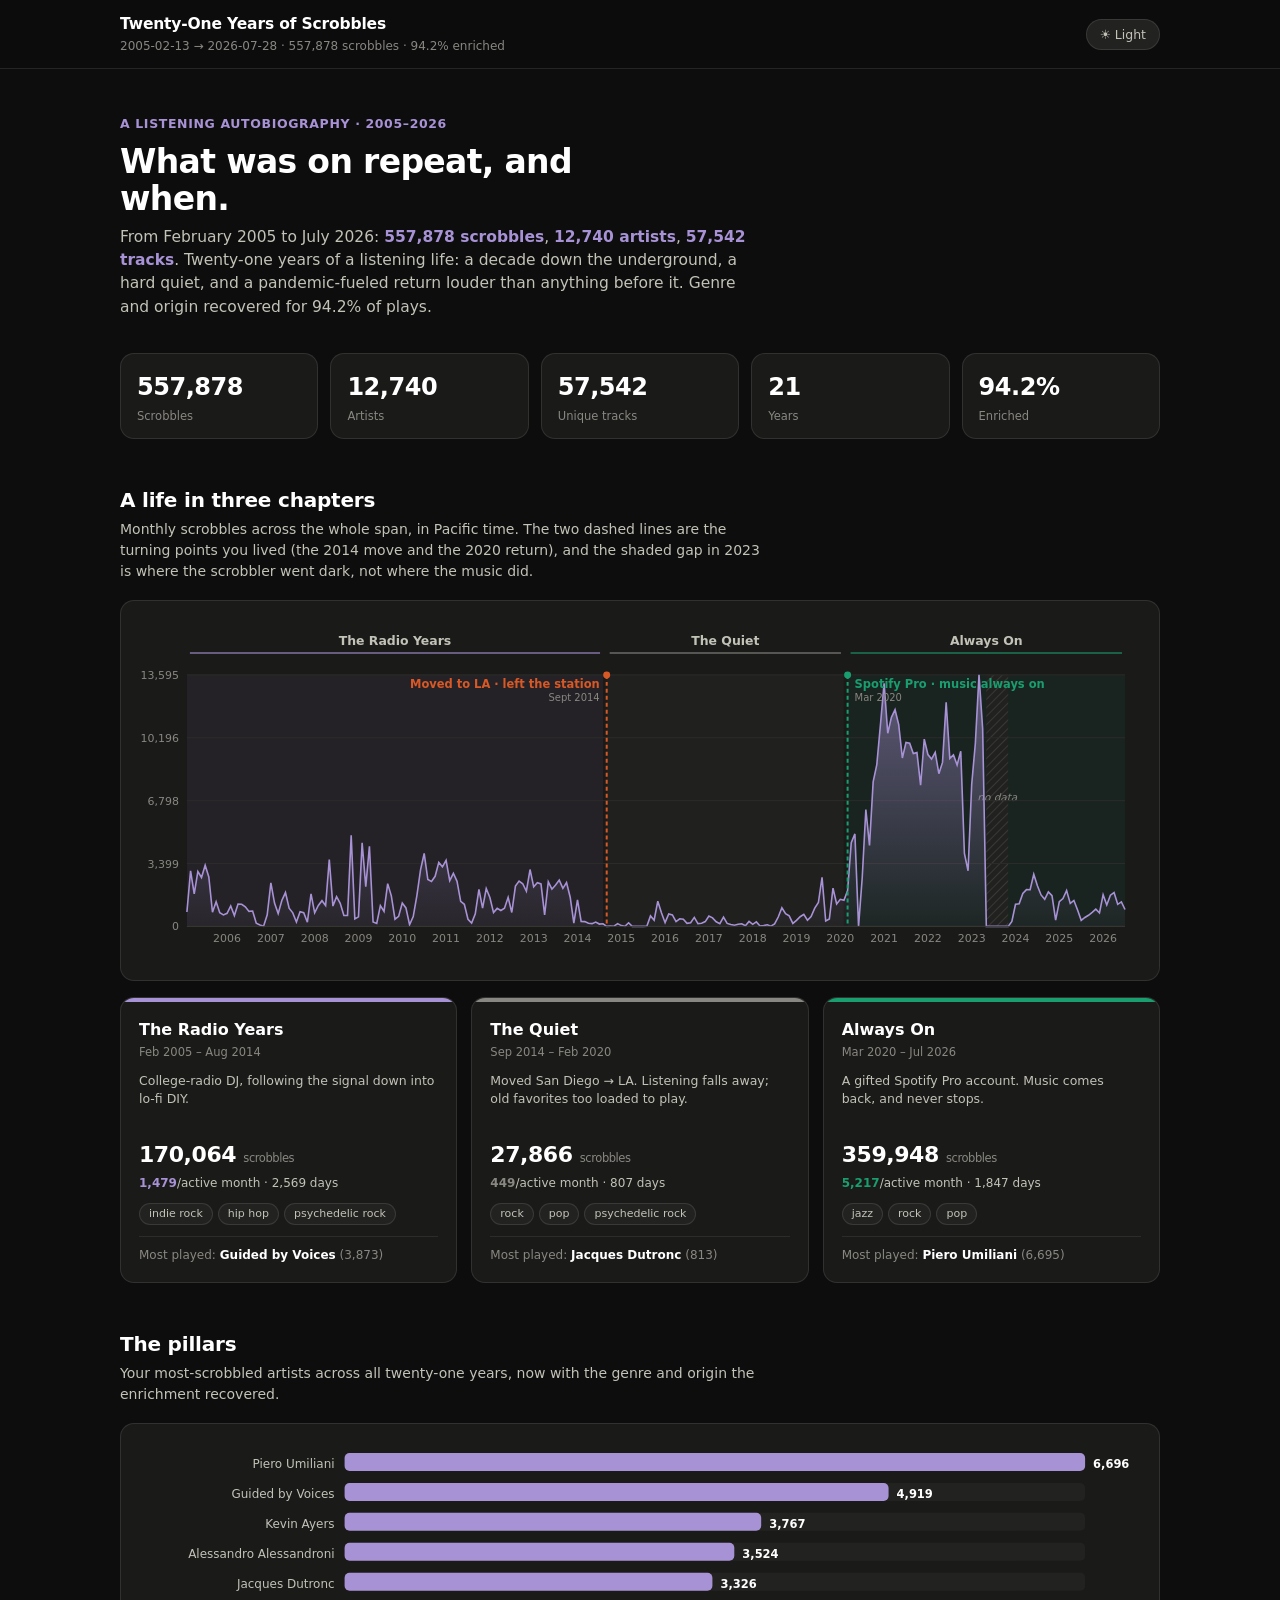
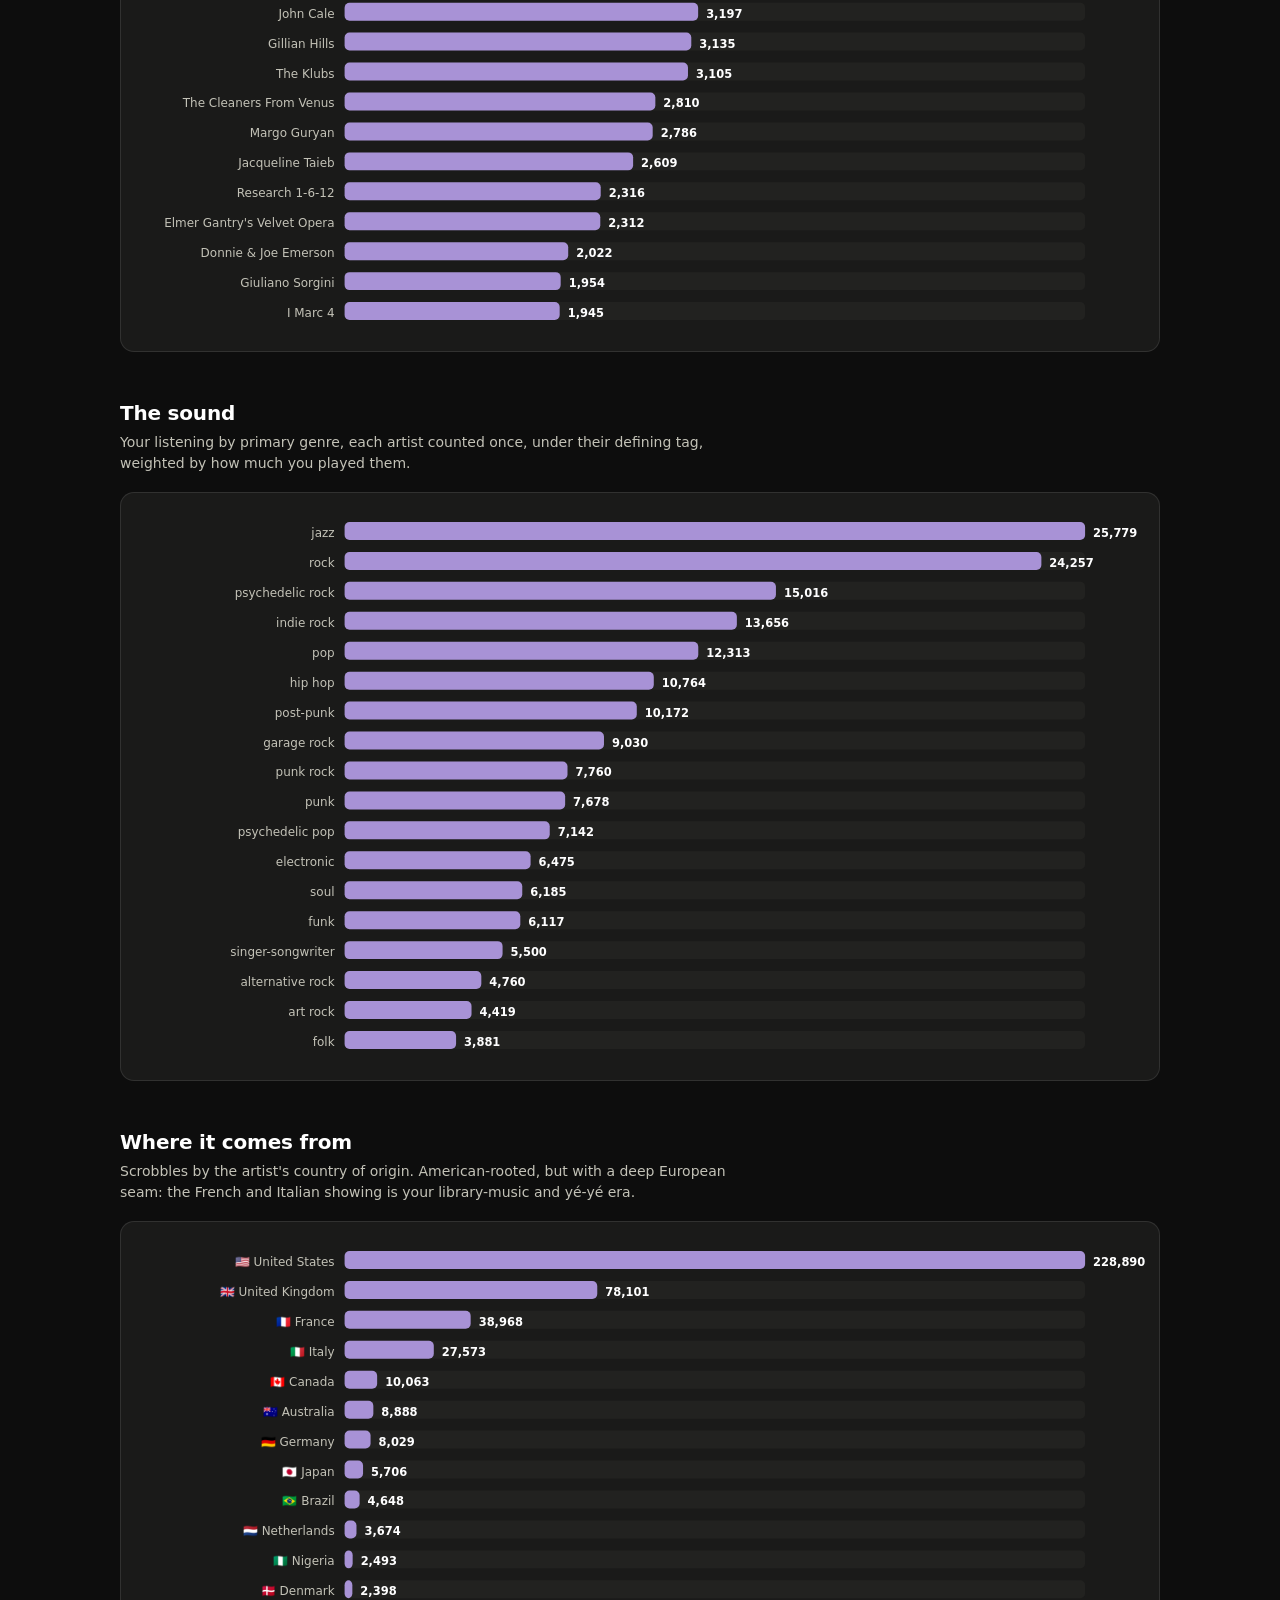
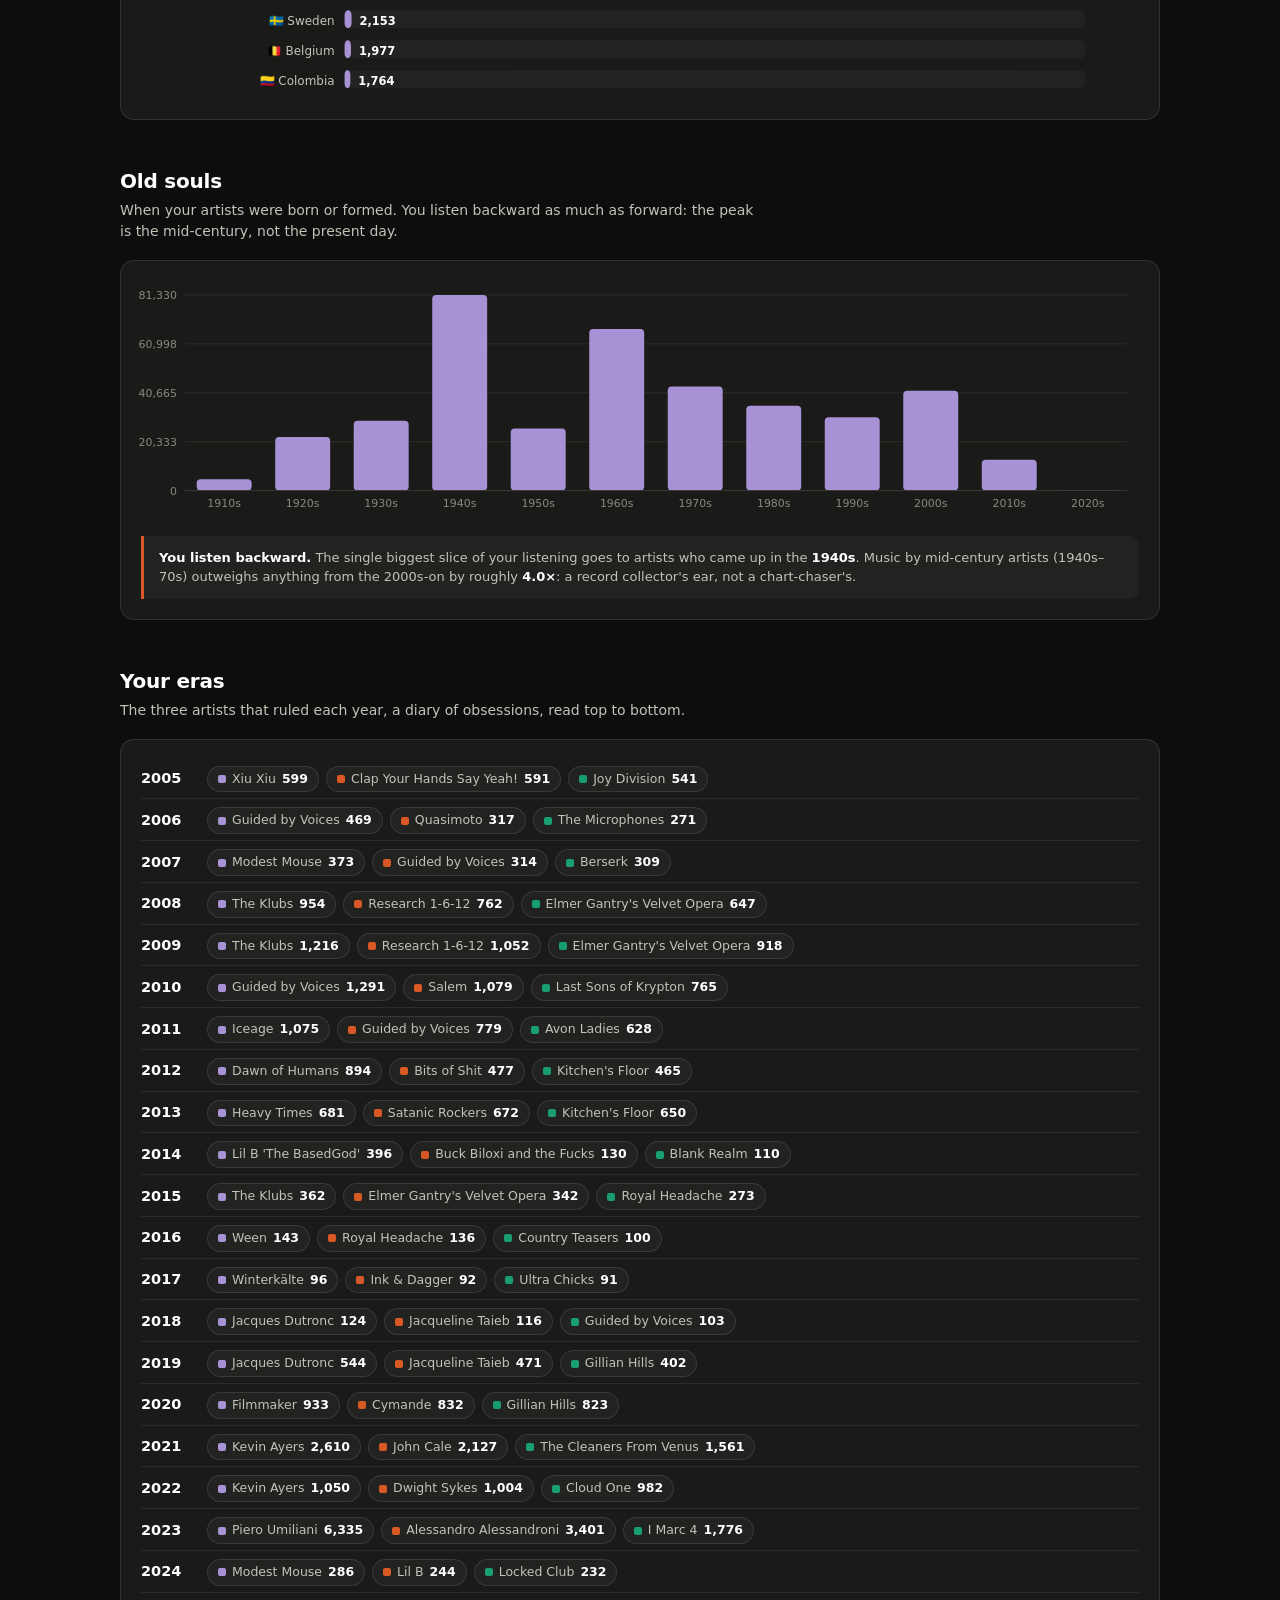
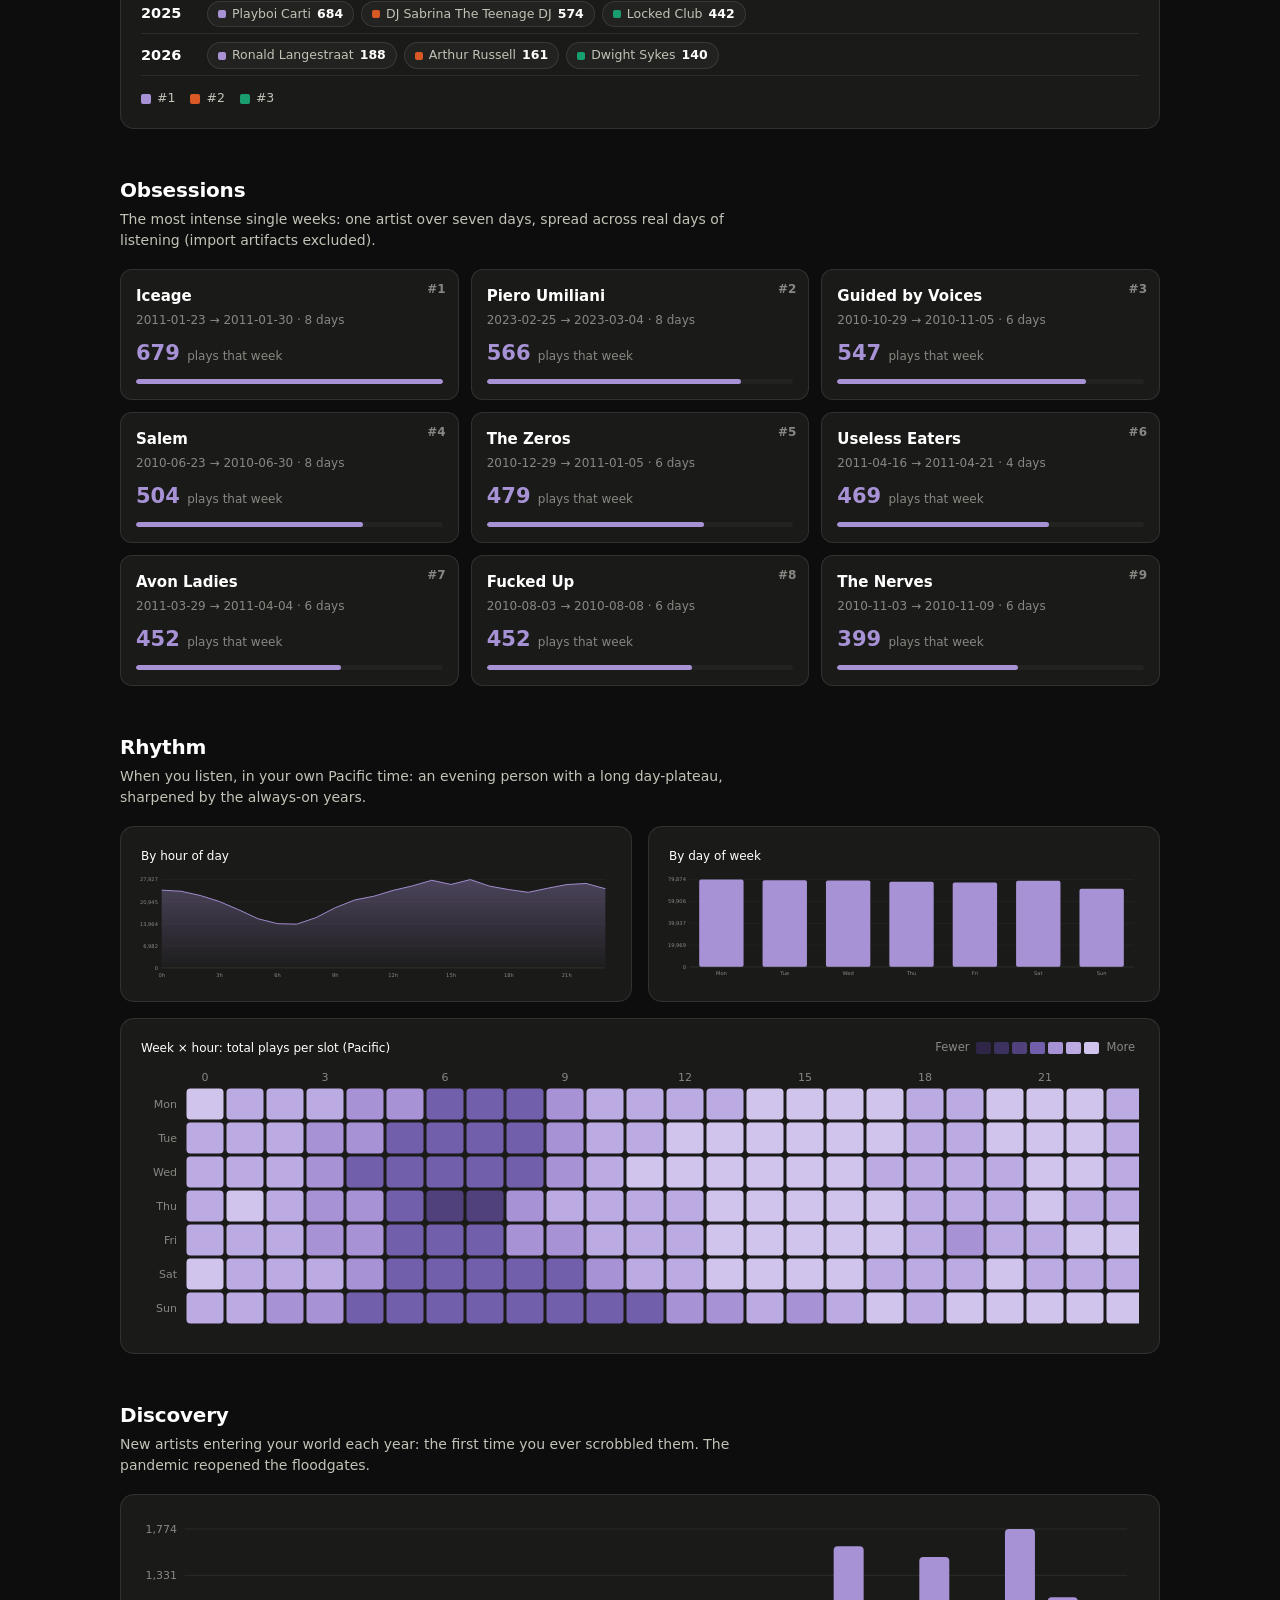
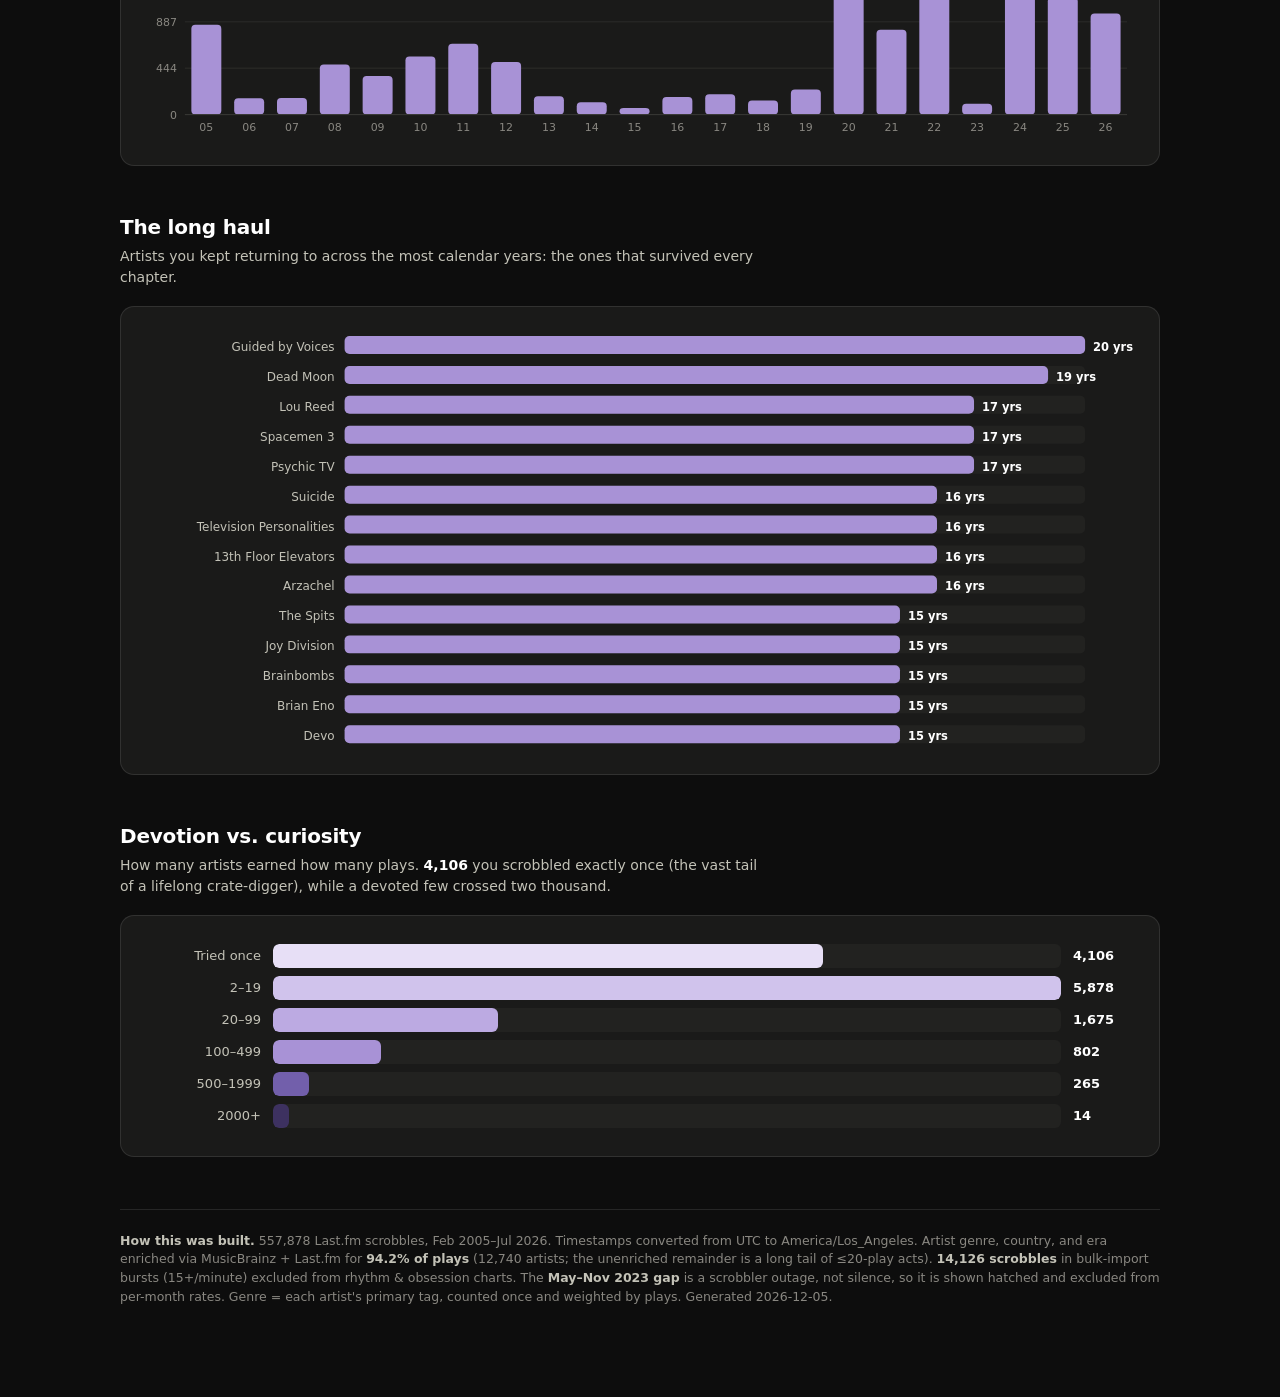
<file: static/lastfm.html>
<!DOCTYPE html>
<html lang="en" data-theme="dark">
<head>
<meta charset="utf-8">
<meta name="viewport" content="width=device-width, initial-scale=1">
<title>StarFoxDisciple · Twenty-One Years of Scrobbles</title>
<style>
  :root{
    color-scheme:dark;
    --page:#0d0d0d;--surface:#1a1a19;--surface-2:#222220;
    --ink:#fff;--ink-2:#c3c2b7;--muted:#898781;
    --grid:#2c2c2a;--base:#383835;--border:rgba(255,255,255,.10);
    --blue:#a892d6;--move:#d95926;--return:#199e70;--quiet:#898781;
    --s1:#a892d6;--s2:#d95926;--s3:#199e70;
    --seq0:#2e2547;--seq1:#3d3160;--seq2:#50417c;--seq3:#725fab;--seq4:#a892d6;--seq5:#bcaae2;--seq6:#d0c3ec;--seq7:#e7dff6;
    --font:system-ui,-apple-system,"Segoe UI",sans-serif;
  }
  html[data-theme="light"]{
    color-scheme:light;
    --page:#f9f9f7;--surface:#fcfcfb;--surface-2:#f2f1ec;
    --ink:#0b0b0b;--ink-2:#52514e;--muted:#898781;
    --grid:#e1e0d9;--base:#c3c2b7;--border:rgba(11,11,11,.10);
    --blue:#6f57a8;--move:#eb6834;--return:#1baf7a;--quiet:#898781;
    --s1:#6f57a8;--s2:#eb6834;--s3:#1baf7a;
    --seq0:#ece6f7;--seq1:#d6c9ee;--seq2:#bda9e0;--seq3:#9e86cf;--seq4:#7a5fb0;--seq5:#634a97;--seq6:#4b3675;--seq7:#2e2450;
  }
  *{box-sizing:border-box}
  body{margin:0;background:var(--page);color:var(--ink);font-family:var(--font);line-height:1.5;-webkit-font-smoothing:antialiased;}
  .wrap{max-width:1080px;margin:0 auto;padding:0 20px 90px;}
  header.top{position:sticky;top:0;z-index:20;background:color-mix(in srgb,var(--page) 88%,transparent);
    backdrop-filter:blur(10px);border-bottom:1px solid var(--border);}
  .top-in{max-width:1080px;margin:0 auto;padding:13px 20px;display:flex;justify-content:space-between;align-items:center;gap:16px;}
  .top h1{font-size:15.5px;margin:0;font-weight:650;letter-spacing:-0.01em;}
  .top .sub{color:var(--muted);font-size:12px;margin-top:1px;}
  .toggle{background:var(--surface-2);border:1px solid var(--border);color:var(--ink-2);border-radius:999px;
    padding:7px 13px;font-size:12.5px;cursor:pointer;font-family:var(--font);flex-shrink:0;}
  .toggle:hover{color:var(--ink)}
  .hero{padding:46px 0 8px;}
  .hero .kick{color:var(--blue);font-weight:600;font-size:12.5px;letter-spacing:.05em;text-transform:uppercase;}
  .hero h2{font-size:33px;line-height:1.12;margin:10px 0 8px;font-weight:680;letter-spacing:-0.02em;max-width:22ch;}
  .hero p{color:var(--ink-2);font-size:15.5px;max-width:64ch;margin:0;}
  .lead{color:var(--blue);font-weight:640;}
  .stats{display:grid;grid-template-columns:repeat(5,1fr);gap:12px;margin:26px 0 8px;}
  .stat{background:var(--surface);border:1px solid var(--border);border-radius:14px;padding:15px 16px 13px;}
  .stat .v{font-size:24px;font-weight:680;letter-spacing:-0.02em;}
  .stat .l{color:var(--muted);font-size:11.5px;margin-top:3px;}
  section{margin-top:46px;}
  .sec-h{margin:0 0 4px;font-size:20px;font-weight:660;letter-spacing:-0.01em;}
  .sec-d{color:var(--ink-2);font-size:14px;margin:0 0 18px;max-width:72ch;}
  .card{background:var(--surface);border:1px solid var(--border);border-radius:14px;padding:20px;}
  .grid2{display:grid;grid-template-columns:1fr 1fr;gap:16px;}
  svg{display:block;width:100%;height:auto;overflow:visible;}
  .axis{fill:var(--muted);font-size:11px;font-family:var(--font);}
  .glabel{fill:var(--ink-2);font-size:12px;font-family:var(--font);}
  .gval{fill:var(--ink);font-size:11.5px;font-weight:600;font-family:var(--font);font-variant-numeric:tabular-nums;}
  .gline{stroke:var(--grid);stroke-width:1;} .baseline{stroke:var(--base);stroke-width:1;}
  .bar{fill:var(--seq4);transition:opacity .12s;} .bar:hover{opacity:.8;}
  .chapLbl{fill:var(--ink-2);font-size:12.5px;font-weight:620;font-family:var(--font);}
  .evtLbl{font-size:11.5px;font-weight:600;font-family:var(--font);} .evtSub{font-size:10px;font-family:var(--font);}
  .gapLbl{fill:var(--muted);font-size:10.5px;font-family:var(--font);font-style:italic;}
  .cards{display:grid;grid-template-columns:repeat(3,1fr);gap:14px;margin-top:16px;}
  .chap{background:var(--surface);border:1px solid var(--border);border-radius:14px;padding:18px;position:relative;overflow:hidden;}
  .chap::before{content:"";position:absolute;top:0;left:0;right:0;height:4px;background:var(--c);}
  .chap .nm{font-weight:660;font-size:16px;margin-top:2px;} .chap .rng{color:var(--muted);font-size:11.5px;margin-top:2px;}
  .chap .ds{color:var(--ink-2);font-size:12.5px;margin:10px 0 12px;min-height:54px;}
  .chap .big{font-size:22px;font-weight:680;letter-spacing:-0.02em;} .chap .big span{font-size:11.5px;color:var(--muted);font-weight:500;}
  .chap .rate{font-size:12px;color:var(--ink-2);margin-top:3px;} .chap .rate b{color:var(--c);font-weight:660;}
  .chap .tags{margin-top:11px;display:flex;flex-wrap:wrap;gap:5px;}
  .chap .tag{font-size:11px;color:var(--ink-2);background:var(--surface-2);border:1px solid var(--border);border-radius:999px;padding:2px 9px;}
  .chap .top{margin-top:11px;border-top:1px solid var(--grid);padding-top:9px;font-size:12px;color:var(--muted);}
  .chap .top b{color:var(--ink);font-weight:600;}
  .eras{display:flex;flex-direction:column;gap:2px;}
  .era{display:grid;grid-template-columns:52px 1fr;gap:14px;align-items:center;padding:6px 0;border-bottom:1px solid var(--grid);}
  .era .yr{font-weight:680;font-size:14.5px;font-variant-numeric:tabular-nums;}
  .era .bars{display:flex;gap:7px;flex-wrap:wrap;}
  .chip{display:inline-flex;align-items:center;gap:6px;font-size:12.5px;color:var(--ink-2);background:var(--surface-2);
    border:1px solid var(--border);border-radius:999px;padding:3px 10px;}
  .chip i{width:8px;height:8px;border-radius:2px;} .chip b{color:var(--ink);font-weight:600;}
  .legend{display:flex;gap:15px;flex-wrap:wrap;margin-top:13px;color:var(--ink-2);font-size:12.5px;}
  .legend span{display:inline-flex;align-items:center;gap:6px;} .legend i{width:10px;height:10px;border-radius:2px;}
  .binges{display:grid;grid-template-columns:repeat(3,1fr);gap:12px;}
  .binge{background:var(--surface);border:1px solid var(--border);border-radius:12px;padding:15px;position:relative;overflow:hidden;}
  .binge .rank{position:absolute;top:10px;right:12px;font-size:12px;color:var(--muted);font-weight:600;}
  .binge .name{font-weight:640;font-size:15px;padding-right:26px;} .binge .meta{color:var(--muted);font-size:12px;margin-top:4px;}
  .binge .n{font-size:21px;font-weight:680;margin-top:9px;color:var(--blue);} .binge .n span{font-size:12px;color:var(--muted);font-weight:500;}
  .binge .track{height:5px;background:var(--surface-2);border-radius:3px;margin-top:9px;overflow:hidden;}
  .binge .track>i{display:block;height:100%;background:var(--seq4);border-radius:3px;}
  .hm-head{display:flex;justify-content:space-between;align-items:center;gap:16px;margin-bottom:10px;flex-wrap:wrap;}
  .hm-legend{display:inline-flex;align-items:center;gap:3px;color:var(--muted);font-size:11.5px;}
  .hm-legend i{width:15px;height:12px;border-radius:2px;} .hm-legend span{margin:0 4px;}
  .hm-wrap{overflow-x:auto;} .cell:hover{stroke:var(--ink);stroke-width:1.5;}
  .bucket-row{display:flex;align-items:center;gap:12px;margin:8px 0;}
  .bucket-row .bl{width:120px;font-size:13px;color:var(--ink-2);text-align:right;flex-shrink:0;}
  .bucket-row .bt{flex:1;height:24px;background:var(--surface-2);border-radius:6px;overflow:hidden;}
  .bucket-row .bt>i{display:block;height:100%;border-radius:6px;} .bucket-row .bn{width:66px;font-size:13px;font-weight:620;font-variant-numeric:tabular-nums;}
  .tip{position:fixed;pointer-events:none;z-index:60;background:var(--surface);border:1px solid var(--border);border-radius:9px;
    padding:8px 11px;font-size:12.5px;color:var(--ink);box-shadow:0 8px 24px rgba(0,0,0,.28);opacity:0;transition:opacity .1s;max-width:230px;}
  .tip .t-n{font-weight:660} .tip .t-s{color:var(--muted);font-size:11.5px}
  .note{background:var(--surface-2);border-left:3px solid var(--move);border-radius:0 10px 10px 0;padding:12px 15px;color:var(--ink-2);font-size:13px;margin-top:15px;}
  .note b{color:var(--ink);font-weight:620;}
  .foot{margin-top:52px;padding-top:22px;border-top:1px solid var(--border);color:var(--muted);font-size:12.5px;}
  .foot b{color:var(--ink-2);}
  @media(max-width:760px){.stats{grid-template-columns:repeat(2,1fr)}.grid2,.cards,.binges{grid-template-columns:1fr}.hero h2{font-size:26px}}
</style>
</head>
<body>
<div class="tip" id="tip"></div>
<header class="top"><div class="top-in">
  <div><h1>Twenty-One Years of Scrobbles</h1><div class="sub" id="sub"></div></div>
  <button class="toggle" id="toggle">☀ Light</button>
</div></header>

<div class="wrap">
  <div class="hero">
    <div class="kick">A listening autobiography · 2005–2026</div>
    <h2>What was on repeat, and when.</h2>
    <p id="hero-p"></p>
  </div>
  <div class="stats" id="stats"></div>

  <section id="chapters">
    <h3 class="sec-h">A life in three chapters</h3>
    <p class="sec-d">Monthly scrobbles across the whole span, in Pacific time. The two dashed lines are the turning points you lived (the 2014 move and the 2020 return), and the shaded gap in 2023 is where the scrobbler went dark, not where the music did.</p>
    <div class="card"><div id="chart-timeline"></div></div>
    <div class="cards" id="chap-cards"></div>
  </section>

  <section id="artists">
    <h3 class="sec-h">The pillars</h3>
    <p class="sec-d">Your most-scrobbled artists across all twenty-one years, now with the genre and origin the enrichment recovered.</p>
    <div class="card"><div id="chart-artists"></div></div>
  </section>

  <section id="genres">
    <h3 class="sec-h">The sound</h3>
    <p class="sec-d">Your listening by primary genre, each artist counted once, under their defining tag, weighted by how much you played them.</p>
    <div class="card"><div id="chart-genres"></div></div>
  </section>

  <section id="geography">
    <h3 class="sec-h">Where it comes from</h3>
    <p class="sec-d">Scrobbles by the artist's country of origin. American-rooted, but with a deep European seam: the French and Italian showing is your library-music and yé-yé era.</p>
    <div class="card"><div id="chart-geo"></div></div>
  </section>

  <section id="nostalgia">
    <h3 class="sec-h">Old souls</h3>
    <p class="sec-d">When your artists were born or formed. You listen backward as much as forward: the peak is the mid-century, not the present day.</p>
    <div class="card"><div id="chart-decades"></div>
      <div class="note" id="nost-note"></div>
    </div>
  </section>

  <section id="eras">
    <h3 class="sec-h">Your eras</h3>
    <p class="sec-d">The three artists that ruled each year, a diary of obsessions, read top to bottom.</p>
    <div class="card"><div class="eras" id="eras-list"></div>
      <div class="legend"><span><i style="background:var(--s1)"></i>#1</span><span><i style="background:var(--s2)"></i>#2</span><span><i style="background:var(--s3)"></i>#3</span></div>
    </div>
  </section>

  <section id="binges">
    <h3 class="sec-h">Obsessions</h3>
    <p class="sec-d">The most intense single weeks: one artist over seven days, spread across real days of listening (import artifacts excluded).</p>
    <div class="binges" id="binges-list"></div>
  </section>

  <section id="rhythm">
    <h3 class="sec-h">Rhythm</h3>
    <p class="sec-d">When you listen, in your own Pacific time: an evening person with a long day-plateau, sharpened by the always-on years.</p>
    <div class="grid2">
      <div class="card"><div class="glabel" style="margin-bottom:8px">By hour of day</div><div id="chart-hour"></div></div>
      <div class="card"><div class="glabel" style="margin-bottom:8px">By day of week</div><div id="chart-dow"></div></div>
    </div>
    <div class="card" style="margin-top:16px">
      <div class="hm-head"><div class="glabel">Week &times; hour: total plays per slot (Pacific)</div>
        <div class="hm-legend"><span>Fewer</span><i style="background:var(--seq0)"></i><i style="background:var(--seq1)"></i><i style="background:var(--seq2)"></i><i style="background:var(--seq3)"></i><i style="background:var(--seq4)"></i><i style="background:var(--seq5)"></i><i style="background:var(--seq6)"></i><span>More</span></div>
      </div>
      <div class="hm-wrap"><div id="chart-heat"></div></div>
    </div>
  </section>

  <section id="discovery">
    <h3 class="sec-h">Discovery</h3>
    <p class="sec-d">New artists entering your world each year: the first time you ever scrobbled them. The pandemic reopened the floodgates.</p>
    <div class="card"><div id="chart-disc"></div></div>
  </section>

  <section id="loyalty">
    <h3 class="sec-h">The long haul</h3>
    <p class="sec-d">Artists you kept returning to across the most calendar years: the ones that survived every chapter.</p>
    <div class="card"><div id="chart-loyal"></div></div>
  </section>

  <section id="devotion">
    <h3 class="sec-h">Devotion vs. curiosity</h3>
    <p class="sec-d" id="dev-d"></p>
    <div class="card"><div id="buckets"></div></div>
  </section>

  <div class="foot" id="foot"></div>
</div>

<script>
const DATA={"meta": {"total": 557878, "artists": 12740, "tracks": 57542, "start": "2005-02-13", "end": "2026-07-28", "coverage": 94.2, "imports": 14126}, "monthly": [{"m": "2005-02", "n": 776}, {"m": "2005-03", "n": 3000}, {"m": "2005-04", "n": 1751}, {"m": "2005-05", "n": 2967}, {"m": "2005-06", "n": 2644}, {"m": "2005-07", "n": 3310}, {"m": "2005-08", "n": 2671}, {"m": "2005-09", "n": 765}, {"m": "2005-10", "n": 1330}, {"m": "2005-11", "n": 734}, {"m": "2005-12", "n": 618}, {"m": "2006-01", "n": 705}, {"m": "2006-02", "n": 1103}, {"m": "2006-03", "n": 588}, {"m": "2006-04", "n": 1209}, {"m": "2006-05", "n": 1195}, {"m": "2006-06", "n": 1060}, {"m": "2006-07", "n": 811}, {"m": "2006-08", "n": 830}, {"m": "2006-09", "n": 168}, {"m": "2006-10", "n": 75}, {"m": "2006-11", "n": 11}, {"m": "2006-12", "n": 626}, {"m": "2007-01", "n": 2355}, {"m": "2007-02", "n": 1261}, {"m": "2007-03", "n": 690}, {"m": "2007-04", "n": 1400}, {"m": "2007-05", "n": 1828}, {"m": "2007-06", "n": 983}, {"m": "2007-07", "n": 730}, {"m": "2007-08", "n": 240}, {"m": "2007-09", "n": 793}, {"m": "2007-10", "n": 736}, {"m": "2007-11", "n": 223}, {"m": "2007-12", "n": 1762}, {"m": "2008-01", "n": 733}, {"m": "2008-02", "n": 1134}, {"m": "2008-03", "n": 1389}, {"m": "2008-04", "n": 1128}, {"m": "2008-05", "n": 3615}, {"m": "2008-06", "n": 1097}, {"m": "2008-07", "n": 1610}, {"m": "2008-08", "n": 1246}, {"m": "2008-09", "n": 589}, {"m": "2008-10", "n": 593}, {"m": "2008-11", "n": 4925}, {"m": "2008-12", "n": 402}, {"m": "2009-01", "n": 515}, {"m": "2009-02", "n": 4515}, {"m": "2009-03", "n": 2149}, {"m": "2009-04", "n": 4329}, {"m": "2009-05", "n": 234}, {"m": "2009-06", "n": 155}, {"m": "2009-07", "n": 1122}, {"m": "2009-08", "n": 812}, {"m": "2009-09", "n": 2312}, {"m": "2009-10", "n": 1648}, {"m": "2009-11", "n": 387}, {"m": "2009-12", "n": 541}, {"m": "2010-01", "n": 1260}, {"m": "2010-02", "n": 999}, {"m": "2010-03", "n": 89}, {"m": "2010-04", "n": 532}, {"m": "2010-05", "n": 1667}, {"m": "2010-06", "n": 3059}, {"m": "2010-07", "n": 3942}, {"m": "2010-08", "n": 2530}, {"m": "2010-09", "n": 2432}, {"m": "2010-10", "n": 2706}, {"m": "2010-11", "n": 3458}, {"m": "2010-12", "n": 3218}, {"m": "2011-01", "n": 3571}, {"m": "2011-02", "n": 2468}, {"m": "2011-03", "n": 2870}, {"m": "2011-04", "n": 2436}, {"m": "2011-05", "n": 1357}, {"m": "2011-06", "n": 1194}, {"m": "2011-07", "n": 386}, {"m": "2011-08", "n": 182}, {"m": "2011-09", "n": 680}, {"m": "2011-10", "n": 1996}, {"m": "2011-11", "n": 989}, {"m": "2011-12", "n": 2045}, {"m": "2012-01", "n": 1562}, {"m": "2012-02", "n": 744}, {"m": "2012-03", "n": 974}, {"m": "2012-04", "n": 861}, {"m": "2012-05", "n": 979}, {"m": "2012-06", "n": 1571}, {"m": "2012-07", "n": 750}, {"m": "2012-08", "n": 2176}, {"m": "2012-09", "n": 2447}, {"m": "2012-10", "n": 2304}, {"m": "2012-11", "n": 1899}, {"m": "2012-12", "n": 3074}, {"m": "2013-01", "n": 2140}, {"m": "2013-02", "n": 2361}, {"m": "2013-03", "n": 2296}, {"m": "2013-04", "n": 624}, {"m": "2013-05", "n": 2411}, {"m": "2013-06", "n": 2012}, {"m": "2013-07", "n": 2236}, {"m": "2013-08", "n": 2500}, {"m": "2013-09", "n": 2058}, {"m": "2013-10", "n": 2370}, {"m": "2013-11", "n": 1575}, {"m": "2013-12", "n": 175}, {"m": "2014-01", "n": 1433}, {"m": "2014-02", "n": 265}, {"m": "2014-03", "n": 258}, {"m": "2014-04", "n": 166}, {"m": "2014-05", "n": 148}, {"m": "2014-06", "n": 235}, {"m": "2014-07", "n": 125}, {"m": "2014-08", "n": 141}, {"m": "2014-09", "n": 2}, {"m": "2014-10", "n": 13}, {"m": "2014-11", "n": 7}, {"m": "2014-12", "n": 147}, {"m": "2015-01", "n": 42}, {"m": "2015-02", "n": 2}, {"m": "2015-03", "n": 194}, {"m": "2015-04", "n": 0}, {"m": "2015-05", "n": 0}, {"m": "2015-06", "n": 0}, {"m": "2015-07", "n": 0}, {"m": "2015-08", "n": 7}, {"m": "2015-09", "n": 565}, {"m": "2015-10", "n": 333}, {"m": "2015-11", "n": 1361}, {"m": "2015-12", "n": 740}, {"m": "2016-01", "n": 201}, {"m": "2016-02", "n": 668}, {"m": "2016-03", "n": 619}, {"m": "2016-04", "n": 259}, {"m": "2016-05", "n": 411}, {"m": "2016-06", "n": 381}, {"m": "2016-07", "n": 162}, {"m": "2016-08", "n": 200}, {"m": "2016-09", "n": 486}, {"m": "2016-10", "n": 150}, {"m": "2016-11", "n": 170}, {"m": "2016-12", "n": 260}, {"m": "2017-01", "n": 561}, {"m": "2017-02", "n": 458}, {"m": "2017-03", "n": 247}, {"m": "2017-04", "n": 147}, {"m": "2017-05", "n": 499}, {"m": "2017-06", "n": 159}, {"m": "2017-07", "n": 103}, {"m": "2017-08", "n": 63}, {"m": "2017-09", "n": 112}, {"m": "2017-10", "n": 142}, {"m": "2017-11", "n": 37}, {"m": "2017-12", "n": 267}, {"m": "2018-01", "n": 108}, {"m": "2018-02", "n": 241}, {"m": "2018-03", "n": 20}, {"m": "2018-04", "n": 40}, {"m": "2018-05", "n": 89}, {"m": "2018-06", "n": 10}, {"m": "2018-07", "n": 134}, {"m": "2018-08", "n": 506}, {"m": "2018-09", "n": 1003}, {"m": "2018-10", "n": 685}, {"m": "2018-11", "n": 569}, {"m": "2018-12", "n": 159}, {"m": "2019-01", "n": 322}, {"m": "2019-02", "n": 521}, {"m": "2019-03", "n": 649}, {"m": "2019-04", "n": 330}, {"m": "2019-05", "n": 536}, {"m": "2019-06", "n": 986}, {"m": "2019-07", "n": 1290}, {"m": "2019-08", "n": 2656}, {"m": "2019-09", "n": 290}, {"m": "2019-10", "n": 397}, {"m": "2019-11", "n": 2063}, {"m": "2019-12", "n": 1210}, {"m": "2020-01", "n": 1464}, {"m": "2020-02", "n": 1413}, {"m": "2020-03", "n": 1933}, {"m": "2020-04", "n": 4528}, {"m": "2020-05", "n": 4998}, {"m": "2020-06", "n": 0}, {"m": "2020-07", "n": 2618}, {"m": "2020-08", "n": 6317}, {"m": "2020-09", "n": 4378}, {"m": "2020-10", "n": 7814}, {"m": "2020-11", "n": 8746}, {"m": "2020-12", "n": 10906}, {"m": "2021-01", "n": 13141}, {"m": "2021-02", "n": 10442}, {"m": "2021-03", "n": 11301}, {"m": "2021-04", "n": 11713}, {"m": "2021-05", "n": 10905}, {"m": "2021-06", "n": 9102}, {"m": "2021-07", "n": 9948}, {"m": "2021-08", "n": 9900}, {"m": "2021-09", "n": 9348}, {"m": "2021-10", "n": 9394}, {"m": "2021-11", "n": 7638}, {"m": "2021-12", "n": 10126}, {"m": "2022-01", "n": 9289}, {"m": "2022-02", "n": 9046}, {"m": "2022-03", "n": 9406}, {"m": "2022-04", "n": 8253}, {"m": "2022-05", "n": 8864}, {"m": "2022-06", "n": 12117}, {"m": "2022-07", "n": 9079}, {"m": "2022-08", "n": 9266}, {"m": "2022-09", "n": 8724}, {"m": "2022-10", "n": 9470}, {"m": "2022-11", "n": 3939}, {"m": "2022-12", "n": 3007}, {"m": "2023-01", "n": 7687}, {"m": "2023-02", "n": 9897}, {"m": "2023-03", "n": 13595}, {"m": "2023-04", "n": 10688}, {"m": "2023-05", "n": 0}, {"m": "2023-06", "n": 0}, {"m": "2023-07", "n": 0}, {"m": "2023-08", "n": 0}, {"m": "2023-09", "n": 0}, {"m": "2023-10", "n": 0}, {"m": "2023-11", "n": 0}, {"m": "2023-12", "n": 266}, {"m": "2024-01", "n": 1193}, {"m": "2024-02", "n": 1217}, {"m": "2024-03", "n": 1778}, {"m": "2024-04", "n": 1989}, {"m": "2024-05", "n": 1980}, {"m": "2024-06", "n": 2815}, {"m": "2024-07", "n": 2195}, {"m": "2024-08", "n": 1699}, {"m": "2024-09", "n": 1465}, {"m": "2024-10", "n": 1867}, {"m": "2024-11", "n": 1665}, {"m": "2024-12", "n": 339}, {"m": "2025-01", "n": 1336}, {"m": "2025-02", "n": 1505}, {"m": "2025-03", "n": 1942}, {"m": "2025-04", "n": 1241}, {"m": "2025-05", "n": 1402}, {"m": "2025-06", "n": 889}, {"m": "2025-07", "n": 328}, {"m": "2025-08", "n": 483}, {"m": "2025-09", "n": 601}, {"m": "2025-10", "n": 762}, {"m": "2025-11", "n": 934}, {"m": "2025-12", "n": 727}, {"m": "2026-01", "n": 1711}, {"m": "2026-02", "n": 1157}, {"m": "2026-03", "n": 1684}, {"m": "2026-04", "n": 1831}, {"m": "2026-05", "n": 1191}, {"m": "2026-06", "n": 1321}, {"m": "2026-07", "n": 912}], "events": [{"m": "2014-09", "label": "Moved to LA \u00b7 left the station", "sub": "Sept 2014"}, {"m": "2020-03", "label": "Spotify Pro \u00b7 music always on", "sub": "Mar 2020"}], "gap": {"start": "2023-05", "end": "2023-11", "label": "Scrobbler offline: no data"}, "chapters": [{"key": "radio", "name": "The Radio Years", "start": "2005-02", "end": "2014-08", "desc": "College-radio DJ, following the signal down into lo-fi DIY.", "scrobbles": 170064, "active_months": 115, "per_month": 1479, "active_days": 2569, "top_artist": "Guided by Voices", "top_artist_n": 3873, "top_genres": ["indie rock", "hip hop", "psychedelic rock", "rock"], "top_country": "US"}, {"key": "quiet", "name": "The Quiet", "start": "2014-09", "end": "2020-02", "desc": "Moved San Diego \u2192 LA. Listening falls away; old favorites too loaded to play.", "scrobbles": 27866, "active_months": 62, "per_month": 449, "active_days": 807, "top_artist": "Jacques Dutronc", "top_artist_n": 813, "top_genres": ["rock", "pop", "psychedelic rock", "psychedelic pop"], "top_country": "US"}, {"key": "alwayson", "name": "Always On", "start": "2020-03", "end": "2026-07", "desc": "A gifted Spotify Pro account. Music comes back, and never stops.", "scrobbles": 359948, "active_months": 69, "per_month": 5217, "active_days": 1847, "top_artist": "Piero Umiliani", "top_artist_n": 6695, "top_genres": ["jazz", "rock", "pop", "psychedelic rock"], "top_country": "US"}], "per_year": [{"year": 2005, "n": 20566}, {"year": 2006, "n": 8381}, {"year": 2007, "n": 13001}, {"year": 2008, "n": 18461}, {"year": 2009, "n": 18719}, {"year": 2010, "n": 25892}, {"year": 2011, "n": 20174}, {"year": 2012, "n": 19341}, {"year": 2013, "n": 22758}, {"year": 2014, "n": 2940}, {"year": 2015, "n": 3244}, {"year": 2016, "n": 3967}, {"year": 2017, "n": 2795}, {"year": 2018, "n": 3564}, {"year": 2019, "n": 11250}, {"year": 2020, "n": 55115}, {"year": 2021, "n": 122958}, {"year": 2022, "n": 100460}, {"year": 2023, "n": 42133}, {"year": 2024, "n": 20202}, {"year": 2025, "n": 12150}, {"year": 2026, "n": 9807}], "top_artists": [{"artist": "Piero Umiliani", "n": 6696, "genre": "jazz", "country": "IT"}, {"artist": "Guided by Voices", "n": 4919, "genre": "indie rock", "country": "US"}, {"artist": "Kevin Ayers", "n": 3767, "genre": "canterbury scene", "country": "GB"}, {"artist": "Alessandro Alessandroni", "n": 3524, "genre": "lounge", "country": "IT"}, {"artist": "Jacques Dutronc", "n": 3326, "genre": "singer-songwriter", "country": "FR"}, {"artist": "John Cale", "n": 3197, "genre": "art rock", "country": null}, {"artist": "Gillian Hills", "n": 3135, "genre": null, "country": "GB"}, {"artist": "The Klubs", "n": 3105, "genre": null, "country": null}, {"artist": "The Cleaners From Venus", "n": 2810, "genre": null, "country": null}, {"artist": "Margo Guryan", "n": 2786, "genre": "psychedelic pop", "country": "US"}, {"artist": "Jacqueline Taieb", "n": 2609, "genre": "pop", "country": "FR"}, {"artist": "Research 1-6-12", "n": 2316, "genre": "psychedelic rock", "country": "US"}, {"artist": "Elmer Gantry's Velvet Opera", "n": 2312, "genre": "psychedelic rock", "country": "GB"}, {"artist": "Donnie & Joe Emerson", "n": 2022, "genre": null, "country": "US"}, {"artist": "Giuliano Sorgini", "n": 1954, "genre": null, "country": "IT"}, {"artist": "I Marc 4", "n": 1945, "genre": null, "country": "IT"}, {"artist": "Emitt Rhodes", "n": 1826, "genre": "singer-songwriter", "country": "US"}, {"artist": "Brigitte Bardot", "n": 1795, "genre": "pop", "country": "FR"}, {"artist": "Ana Mazzotti", "n": 1786, "genre": null, "country": "BR"}, {"artist": "Frank Zappa", "n": 1783, "genre": "progressive rock", "country": "US"}, {"artist": "Lil B", "n": 1707, "genre": "hip hop", "country": "US"}, {"artist": "Captain Beefheart & His Magic Band", "n": 1667, "genre": "psychedelic rock", "country": "US"}, {"artist": "Ronald Langestraat", "n": 1664, "genre": null, "country": "NL"}, {"artist": "Robert Lester Folsom", "n": 1663, "genre": null, "country": "US"}, {"artist": "Filmmaker", "n": 1662, "genre": "post-punk", "country": "CO"}], "eras": [{"year": 2005, "top": [{"artist": "Xiu Xiu", "n": 599}, {"artist": "Clap Your Hands Say Yeah!", "n": 591}, {"artist": "Joy Division", "n": 541}]}, {"year": 2006, "top": [{"artist": "Guided by Voices", "n": 469}, {"artist": "Quasimoto", "n": 317}, {"artist": "The Microphones", "n": 271}]}, {"year": 2007, "top": [{"artist": "Modest Mouse", "n": 373}, {"artist": "Guided by Voices", "n": 314}, {"artist": "Berserk", "n": 309}]}, {"year": 2008, "top": [{"artist": "The Klubs", "n": 954}, {"artist": "Research 1-6-12", "n": 762}, {"artist": "Elmer Gantry's Velvet Opera", "n": 647}]}, {"year": 2009, "top": [{"artist": "The Klubs", "n": 1216}, {"artist": "Research 1-6-12", "n": 1052}, {"artist": "Elmer Gantry's Velvet Opera", "n": 918}]}, {"year": 2010, "top": [{"artist": "Guided by Voices", "n": 1291}, {"artist": "Salem", "n": 1079}, {"artist": "Last Sons of Krypton", "n": 765}]}, {"year": 2011, "top": [{"artist": "Iceage", "n": 1075}, {"artist": "Guided by Voices", "n": 779}, {"artist": "Avon Ladies", "n": 628}]}, {"year": 2012, "top": [{"artist": "Dawn of Humans", "n": 894}, {"artist": "Bits of Shit", "n": 477}, {"artist": "Kitchen's Floor", "n": 465}]}, {"year": 2013, "top": [{"artist": "Heavy Times", "n": 681}, {"artist": "Satanic Rockers", "n": 672}, {"artist": "Kitchen's Floor", "n": 650}]}, {"year": 2014, "top": [{"artist": "Lil B 'The BasedGod'", "n": 396}, {"artist": "Buck Biloxi and the Fucks", "n": 130}, {"artist": "Blank Realm", "n": 110}]}, {"year": 2015, "top": [{"artist": "The Klubs", "n": 362}, {"artist": "Elmer Gantry's Velvet Opera", "n": 342}, {"artist": "Royal Headache", "n": 273}]}, {"year": 2016, "top": [{"artist": "Ween", "n": 143}, {"artist": "Royal Headache", "n": 136}, {"artist": "Country Teasers", "n": 100}]}, {"year": 2017, "top": [{"artist": "Winterk\u00e4lte", "n": 96}, {"artist": "Ink & Dagger", "n": 92}, {"artist": "Ultra Chicks", "n": 91}]}, {"year": 2018, "top": [{"artist": "Jacques Dutronc", "n": 124}, {"artist": "Jacqueline Taieb", "n": 116}, {"artist": "Guided by Voices", "n": 103}]}, {"year": 2019, "top": [{"artist": "Jacques Dutronc", "n": 544}, {"artist": "Jacqueline Taieb", "n": 471}, {"artist": "Gillian Hills", "n": 402}]}, {"year": 2020, "top": [{"artist": "Filmmaker", "n": 933}, {"artist": "Cymande", "n": 832}, {"artist": "Gillian Hills", "n": 823}]}, {"year": 2021, "top": [{"artist": "Kevin Ayers", "n": 2610}, {"artist": "John Cale", "n": 2127}, {"artist": "The Cleaners From Venus", "n": 1561}]}, {"year": 2022, "top": [{"artist": "Kevin Ayers", "n": 1050}, {"artist": "Dwight Sykes", "n": 1004}, {"artist": "Cloud One", "n": 982}]}, {"year": 2023, "top": [{"artist": "Piero Umiliani", "n": 6335}, {"artist": "Alessandro Alessandroni", "n": 3401}, {"artist": "I Marc 4", "n": 1776}]}, {"year": 2024, "top": [{"artist": "Modest Mouse", "n": 286}, {"artist": "Lil B", "n": 244}, {"artist": "Locked Club", "n": 232}]}, {"year": 2025, "top": [{"artist": "Playboi Carti", "n": 684}, {"artist": "DJ Sabrina The Teenage DJ", "n": 574}, {"artist": "Locked Club", "n": 442}]}, {"year": 2026, "top": [{"artist": "Ronald Langestraat", "n": 188}, {"artist": "Arthur Russell", "n": 161}, {"artist": "Dwight Sykes", "n": 140}]}], "discovery": [{"year": 2005, "n": 859}, {"year": 2006, "n": 156}, {"year": 2007, "n": 158}, {"year": 2008, "n": 479}, {"year": 2009, "n": 369}, {"year": 2010, "n": 556}, {"year": 2011, "n": 677}, {"year": 2012, "n": 502}, {"year": 2013, "n": 176}, {"year": 2014, "n": 118}, {"year": 2015, "n": 62}, {"year": 2016, "n": 167}, {"year": 2017, "n": 194}, {"year": 2018, "n": 134}, {"year": 2019, "n": 239}, {"year": 2020, "n": 1610}, {"year": 2021, "n": 810}, {"year": 2022, "n": 1507}, {"year": 2023, "n": 104}, {"year": 2024, "n": 1774}, {"year": 2025, "n": 1122}, {"year": 2026, "n": 967}], "by_hour": [{"hour": 0, "n": 24585}, {"hour": 1, "n": 24242}, {"hour": 2, "n": 22900}, {"hour": 3, "n": 20974}, {"hour": 4, "n": 18367}, {"hour": 5, "n": 15536}, {"hour": 6, "n": 13992}, {"hour": 7, "n": 13830}, {"hour": 8, "n": 15895}, {"hour": 9, "n": 19045}, {"hour": 10, "n": 21467}, {"hour": 11, "n": 22664}, {"hour": 12, "n": 24516}, {"hour": 13, "n": 25936}, {"hour": 14, "n": 27706}, {"hour": 15, "n": 26386}, {"hour": 16, "n": 27927}, {"hour": 17, "n": 25854}, {"hour": 18, "n": 24761}, {"hour": 19, "n": 23894}, {"hour": 20, "n": 25181}, {"hour": 21, "n": 26355}, {"hour": 22, "n": 26701}, {"hour": 23, "n": 25038}], "by_dow": [{"dow": "Mon", "n": 79874}, {"dow": "Tue", "n": 79317}, {"dow": "Wed", "n": 79116}, {"dow": "Thu", "n": 77964}, {"dow": "Fri", "n": 77206}, {"dow": "Sat", "n": 78804}, {"dow": "Sun", "n": 71471}], "heatmap": {"dow": ["Mon", "Tue", "Wed", "Thu", "Fri", "Sat", "Sun"], "grid": [[3711, 3395, 3327, 3173, 2943, 2494, 2105, 2096, 2299, 2810, 3069, 3277, 3572, 3505, 4032, 4016, 4228, 3843, 3594, 3539, 3743, 3709, 3880, 3514], [3537, 3273, 3236, 3011, 2527, 2108, 2021, 2014, 2365, 2973, 3551, 3485, 3769, 3896, 4083, 3776, 4275, 3681, 3549, 3517, 3676, 3752, 3939, 3303], [3432, 3527, 3325, 2864, 2418, 2063, 1873, 1891, 2299, 2771, 3446, 3903, 3942, 3989, 4219, 3801, 4045, 3446, 3612, 3475, 3571, 3890, 3779, 3535], [3478, 3734, 3335, 3050, 2668, 2030, 1804, 1832, 2454, 3091, 3343, 3233, 3521, 3870, 4282, 3763, 3936, 3744, 3378, 3195, 3497, 3779, 3649, 3298], [3246, 3244, 3109, 2954, 2769, 2439, 2095, 2129, 2472, 2874, 3277, 3319, 3628, 3810, 3716, 3799, 3913, 3776, 3372, 2888, 3209, 3418, 3744, 4006], [3721, 3632, 3519, 3212, 2636, 2320, 2108, 2024, 2067, 2291, 2798, 3142, 3523, 3962, 4150, 4216, 4079, 3554, 3600, 3530, 3784, 3647, 3640, 3649], [3460, 3437, 3049, 2710, 2406, 2082, 1986, 1844, 1939, 2235, 1983, 2305, 2561, 2904, 3224, 3015, 3451, 3810, 3656, 3750, 3701, 4160, 4070, 3733]]}, "binges": [{"label": "Iceage", "n": 679, "start": "2011-01-23", "end": "2011-01-30", "days": 8}, {"label": "Piero Umiliani", "n": 566, "start": "2023-02-25", "end": "2023-03-04", "days": 8}, {"label": "Guided by Voices", "n": 547, "start": "2010-10-29", "end": "2010-11-05", "days": 6}, {"label": "Salem", "n": 504, "start": "2010-06-23", "end": "2010-06-30", "days": 8}, {"label": "The Zeros", "n": 479, "start": "2010-12-29", "end": "2011-01-05", "days": 6}, {"label": "Useless Eaters", "n": 469, "start": "2011-04-16", "end": "2011-04-21", "days": 4}, {"label": "Avon Ladies", "n": 452, "start": "2011-03-29", "end": "2011-04-04", "days": 6}, {"label": "Fucked Up", "n": 452, "start": "2010-08-03", "end": "2010-08-08", "days": 6}, {"label": "The Nerves", "n": 399, "start": "2010-11-03", "end": "2010-11-09", "days": 6}, {"label": "Sad Boys", "n": 374, "start": "2013-02-04", "end": "2013-02-11", "days": 7}, {"label": "The Spits", "n": 374, "start": "2011-10-27", "end": "2011-11-02", "days": 7}, {"label": "Dawn of Humans", "n": 365, "start": "2012-06-22", "end": "2012-06-29", "days": 5}], "loyal": [{"artist": "Guided by Voices", "n": 4919, "years": 20}, {"artist": "Dead Moon", "n": 400, "years": 19}, {"artist": "Lou Reed", "n": 847, "years": 17}, {"artist": "Spacemen 3", "n": 518, "years": 17}, {"artist": "Psychic TV", "n": 366, "years": 17}, {"artist": "Suicide", "n": 1050, "years": 16}, {"artist": "Television Personalities", "n": 766, "years": 16}, {"artist": "13th Floor Elevators", "n": 368, "years": 16}, {"artist": "Arzachel", "n": 327, "years": 16}, {"artist": "The Spits", "n": 1362, "years": 15}, {"artist": "Joy Division", "n": 749, "years": 15}, {"artist": "Brainbombs", "n": 465, "years": 15}, {"artist": "Brian Eno", "n": 441, "years": 15}, {"artist": "Devo", "n": 410, "years": 15}], "buckets": [{"bucket": "Tried once", "n": 4106}, {"bucket": "2\u201319", "n": 5878}, {"bucket": "20\u201399", "n": 1675}, {"bucket": "100\u2013499", "n": 802}, {"bucket": "500\u20131999", "n": 265}, {"bucket": "2000+", "n": 14}], "genres": [{"genre": "jazz", "n": 25779}, {"genre": "rock", "n": 24257}, {"genre": "psychedelic rock", "n": 15016}, {"genre": "indie rock", "n": 13656}, {"genre": "pop", "n": 12313}, {"genre": "hip hop", "n": 10764}, {"genre": "post-punk", "n": 10172}, {"genre": "garage rock", "n": 9030}, {"genre": "punk rock", "n": 7760}, {"genre": "punk", "n": 7678}, {"genre": "psychedelic pop", "n": 7142}, {"genre": "electronic", "n": 6475}, {"genre": "soul", "n": 6185}, {"genre": "funk", "n": 6117}, {"genre": "singer-songwriter", "n": 5500}, {"genre": "alternative rock", "n": 4760}, {"genre": "art rock", "n": 4419}, {"genre": "folk", "n": 3881}], "countries": [{"code": "US", "name": "United States", "n": 228890}, {"code": "GB", "name": "United Kingdom", "n": 78101}, {"code": "FR", "name": "France", "n": 38968}, {"code": "IT", "name": "Italy", "n": 27573}, {"code": "CA", "name": "Canada", "n": 10063}, {"code": "AU", "name": "Australia", "n": 8888}, {"code": "DE", "name": "Germany", "n": 8029}, {"code": "JP", "name": "Japan", "n": 5706}, {"code": "BR", "name": "Brazil", "n": 4648}, {"code": "NL", "name": "Netherlands", "n": 3674}, {"code": "NG", "name": "Nigeria", "n": 2493}, {"code": "DK", "name": "Denmark", "n": 2398}, {"code": "SE", "name": "Sweden", "n": 2153}, {"code": "BE", "name": "Belgium", "n": 1977}, {"code": "CO", "name": "Colombia", "n": 1764}], "decades": [{"decade": 1910, "n": 4761}, {"decade": 1920, "n": 22246}, {"decade": 1930, "n": 29039}, {"decade": 1940, "n": 81330}, {"decade": 1950, "n": 25835}, {"decade": 1960, "n": 67151}, {"decade": 1970, "n": 43271}, {"decade": 1980, "n": 35243}, {"decade": 1990, "n": 30466}, {"decade": 2000, "n": 41538}, {"decade": 2010, "n": 12824}, {"decade": 2020, "n": 223}]};
const $=id=>document.getElementById(id);
const NS="http://www.w3.org/2000/svg";
const fmt=n=>n.toLocaleString("en-US");
const tip=$("tip");
function el(t,a){const e=document.createElementNS(NS,t);for(const k in a)e.setAttribute(k,a[k]);return e;}
function showTip(h,ev){tip.innerHTML=h;tip.style.opacity=1;mv(ev);}
function mv(ev){let x=ev.clientX+13,y=ev.clientY+13;if(x+240>innerWidth)x=ev.clientX-240;if(y+90>innerHeight)y=ev.clientY-70;tip.style.left=x+"px";tip.style.top=y+"px";}
function bind(n,h){n.addEventListener("mousemove",e=>showTip(h,e));n.addEventListener("mouseleave",()=>tip.style.opacity=0);}
const CHAPCOL={radio:"var(--blue)",quiet:"var(--quiet)",alwayson:"var(--return)"};
const CFLAG={US:"🇺🇸",GB:"🇬🇧",FR:"🇫🇷",IT:"🇮🇹",CA:"🇨🇦",AU:"🇦🇺",DE:"🇩🇪",JP:"🇯🇵",BR:"🇧🇷",NL:"🇳🇱",NG:"🇳🇬",DK:"🇩🇰",SE:"🇸🇪",BE:"🇧🇪",CO:"🇨🇴",ES:"🇪🇸",JM:"🇯🇲",NZ:"🇳🇿",IE:"🇮🇪",NO:"🇳🇴",MX:"🇲🇽",AR:"🇦🇷"};

// ===== header =====
const m=DATA.meta;
$("sub").textContent=`${m.start} → ${m.end} · ${fmt(m.total)} scrobbles · ${m.coverage}% enriched`;
$("hero-p").innerHTML=`From February 2005 to July 2026: <span class="lead">${fmt(m.total)} scrobbles</span>, <span class="lead">${fmt(m.artists)} artists</span>, <span class="lead">${fmt(m.tracks)} tracks</span>. Twenty-one years of a listening life: a decade down the underground, a hard quiet, and a pandemic-fueled return louder than anything before it. Genre and origin recovered for ${m.coverage}% of plays.`;
[["Scrobbles",fmt(m.total)],["Artists",fmt(m.artists)],["Unique tracks",fmt(m.tracks)],["Years",21],["Enriched",m.coverage+"%"]]
 .forEach(([l,v])=>{const d=document.createElement("div");d.className="stat";d.innerHTML=`<div class="v">${v}</div><div class="l">${l}</div>`;$("stats").appendChild(d);});

// ===== timeline =====
(function(){
  const M=DATA.monthly, idx=Object.fromEntries(M.map((d,i)=>[d.m,i]));
  const W=1000,H=340,padL=46,padR=14,padT=54,padB=34,plotW=W-padL-padR,plotH=H-padT-padB;
  const max=Math.max(...M.map(d=>d.n)), xs=i=>padL+plotW*i/(M.length-1), ys=v=>padT+plotH*(1-v/max);
  const svg=el("svg",{viewBox:`0 0 ${W} ${H}`});
  DATA.chapters.forEach(c=>{const x0=xs(idx[c.start]),x1=xs(idx[c.end]);
    svg.appendChild(el("rect",{x:x0,y:padT,width:Math.max(x1-x0,1),height:plotH,fill:CHAPCOL[c.key],opacity:c.key==="quiet"?.05:.07}));
    const t=el("text",{x:(x0+x1)/2,y:padT-30,class:"chapLbl","text-anchor":"middle"});t.textContent=c.name;svg.appendChild(t);
    svg.appendChild(el("line",{x1:x0+3,x2:x1-3,y1:padT-22,y2:padT-22,stroke:CHAPCOL[c.key],"stroke-width":2,opacity:.55}));});
  // gap band
  const g0=xs(idx[DATA.gap.start]),g1=xs(idx[DATA.gap.end]);
  svg.appendChild(el("rect",{x:g0,y:padT,width:g1-g0,height:plotH,fill:"url(#hatch)",opacity:.9}));
  const defs=el("defs",{});const pat=el("pattern",{id:"hatch",width:6,height:6,patternUnits:"userSpaceOnUse",patternTransform:"rotate(45)"});
  pat.appendChild(el("rect",{width:6,height:6,fill:"var(--surface-2)"}));pat.appendChild(el("line",{x1:0,y1:0,x2:0,y2:6,stroke:"var(--muted)","stroke-width":1,opacity:.5}));
  defs.appendChild(pat);svg.insertBefore(defs,svg.firstChild);
  const gl=el("text",{x:(g0+g1)/2,y:padT+plotH/2,class:"gapLbl","text-anchor":"middle"});gl.textContent="no data";svg.appendChild(gl);
  for(let g=0;g<=4;g++){const y=padT+plotH*(1-g/4);svg.appendChild(el("line",{x1:padL,x2:W-padR,y1:y,y2:y,class:"gline"}));
    const tx=el("text",{x:padL-8,y:y+4,class:"axis","text-anchor":"end"});tx.textContent=fmt(Math.round(max*g/4));svg.appendChild(tx);}
  const grad=el("linearGradient",{id:"tg",x1:0,y1:0,x2:0,y2:1});
  grad.appendChild(el("stop",{offset:"0%","stop-color":"var(--blue)","stop-opacity":.5}));
  grad.appendChild(el("stop",{offset:"100%","stop-color":"var(--blue)","stop-opacity":.03}));svg.appendChild(grad);
  let d=`M ${xs(0)} ${ys(M[0].n)}`;M.forEach((p,i)=>{if(i)d+=` L ${xs(i)} ${ys(p.n)}`;});
  svg.appendChild(el("path",{d:d+` L ${xs(M.length-1)} ${padT+plotH} L ${xs(0)} ${padT+plotH} Z`,fill:"url(#tg)"}));
  svg.appendChild(el("path",{d,fill:"none",stroke:"var(--blue)","stroke-width":1.6}));
  M.forEach((p,i)=>{if(p.m.endsWith("-01")){const t=el("text",{x:xs(i),y:padT+plotH+16,class:"axis","text-anchor":"middle"});t.textContent=p.m.slice(0,4);svg.appendChild(t);}});
  svg.appendChild(el("line",{x1:padL,x2:W-padR,y1:padT+plotH,y2:padT+plotH,class:"baseline"}));
  DATA.events.forEach((e,k)=>{const x=xs(idx[e.m]),col=k===0?"var(--move)":"var(--return)";
    svg.appendChild(el("line",{x1:x,x2:x,y1:padT,y2:padT+plotH,stroke:col,"stroke-width":2,"stroke-dasharray":"4 3"}));
    svg.appendChild(el("circle",{cx:x,cy:padT,r:3.5,fill:col}));
    const an=k===0?"end":"start",dx=k===0?-7:7;
    const l1=el("text",{x:x+dx,y:padT+13,class:"evtLbl","text-anchor":an,fill:col});l1.textContent=e.label;svg.appendChild(l1);
    const l2=el("text",{x:x+dx,y:padT+26,class:"evtSub","text-anchor":an,fill:"var(--muted)"});l2.textContent=e.sub;svg.appendChild(l2);});
  M.forEach((p,i)=>{const hit=el("rect",{x:xs(i)-plotW/M.length/2,y:padT,width:plotW/M.length,height:plotH,fill:"transparent"});
    bind(hit,`<div class="t-n">${p.m}</div><div class="t-s">${fmt(p.n)} scrobbles</div>`);svg.appendChild(hit);});
  $("chart-timeline").appendChild(svg);
})();

// chapter cards
DATA.chapters.forEach(c=>{const d=document.createElement("div");d.className="chap";d.style.setProperty("--c",CHAPCOL[c.key]);
  const fm=x=>{const[y,mo]=x.split("-");return["Jan","Feb","Mar","Apr","May","Jun","Jul","Aug","Sep","Oct","Nov","Dec"][+mo-1]+" "+y;};
  const tags=(c.top_genres||[]).slice(0,3).map(g=>`<span class="tag">${g}</span>`).join("");
  d.innerHTML=`<div class="nm">${c.name}</div><div class="rng">${fm(c.start)} – ${fm(c.end)}</div>
    <div class="ds">${c.desc}</div><div class="big">${fmt(c.scrobbles)} <span>scrobbles</span></div>
    <div class="rate"><b>${fmt(c.per_month)}</b>/active month · ${fmt(c.active_days)} days</div>
    <div class="tags">${tags}</div>
    <div class="top">Most played: <b>${c.top_artist}</b> (${fmt(c.top_artist_n)})</div>`;
  $("chap-cards").appendChild(d);});

// ===== chart helpers =====
function hbars(mount,rows,{label,val,sub,fmtVal=fmt,color="var(--seq4)"}){
  const rowH=30,padR=54,labW=194,W=1000,h=rows.length*rowH+8,max=Math.max(...rows.map(val));
  const svg=el("svg",{viewBox:`0 0 ${W} ${h}`}),trackX=labW+10,trackW=W-trackX-padR;
  rows.forEach((r,i)=>{const v=val(r),y=i*rowH+5,bw=trackW*v/max;
    const lab=el("text",{x:labW,y:y+rowH/2+4,class:"glabel","text-anchor":"end"});
    let L=label(r);if(L.length>28)L=L.slice(0,27)+"…";lab.textContent=L;svg.appendChild(lab);
    svg.appendChild(el("rect",{x:trackX,y:y+4,width:trackW,height:rowH-12,rx:5,fill:"var(--surface-2)"}));
    const bar=el("rect",{x:trackX,y:y+4,width:Math.max(bw,2),height:rowH-12,rx:5,fill:color,class:"bar"});
    bind(bar,`<div class="t-n">${label(r)}</div><div class="t-s">${fmtVal(v)}${sub?" · "+sub(r):""}</div>`);svg.appendChild(bar);
    const vt=el("text",{x:trackX+bw+8,y:y+rowH/2+4,class:"gval"});vt.textContent=fmtVal(v);svg.appendChild(vt);});
  mount.appendChild(svg);
}
function vbars(mount,rows,{label,val,h=250,color="var(--seq4)",tipFn}){
  const W=1000,padL=44,padR=12,padT=14,padB=30,plotH=h-padT-padB,bw=(W-padL-padR)/rows.length,max=Math.max(...rows.map(val));
  const svg=el("svg",{viewBox:`0 0 ${W} ${h}`});
  for(let g=0;g<=4;g++){const y=padT+plotH*(1-g/4);svg.appendChild(el("line",{x1:padL,x2:W-padR,y1:y,y2:y,class:"gline"}));
    const tx=el("text",{x:padL-8,y:y+4,class:"axis","text-anchor":"end"});tx.textContent=fmt(Math.round(max*g/4));svg.appendChild(tx);}
  rows.forEach((r,i)=>{const v=val(r),bh=plotH*v/max,x=padL+i*bw,y=padT+plotH-bh;
    const bar=el("rect",{x:x+bw*.15,y,width:bw*.7,height:Math.max(bh,1),rx:4,fill:color,class:"bar"});
    bind(bar,tipFn?tipFn(r):`<div class="t-n">${label(r)}</div><div class="t-s">${fmt(v)}</div>`);svg.appendChild(bar);
    const lt=el("text",{x:x+bw/2,y:h-padB+16,class:"axis","text-anchor":"middle"});lt.textContent=label(r);svg.appendChild(lt);});
  svg.appendChild(el("line",{x1:padL,x2:W-padR,y1:padT+plotH,y2:padT+plotH,class:"baseline"}));mount.appendChild(svg);
}
function area(mount,rows,{xlab,val,h=230}){
  const W=1000,padL=44,padR=12,padT=14,padB=28,plotH=h-padT-padB,plotW=W-padL-padR,max=Math.max(...rows.map(val));
  const svg=el("svg",{viewBox:`0 0 ${W} ${h}`});
  for(let g=0;g<=4;g++){const y=padT+plotH*(1-g/4);svg.appendChild(el("line",{x1:padL,x2:W-padR,y1:y,y2:y,class:"gline"}));
    const tx=el("text",{x:padL-8,y:y+4,class:"axis","text-anchor":"end"});tx.textContent=fmt(Math.round(max*g/4));svg.appendChild(tx);}
  const xs=i=>padL+plotW*i/(rows.length-1),ys=v=>padT+plotH*(1-v/max);
  let d=`M ${xs(0)} ${ys(val(rows[0]))}`;rows.forEach((r,i)=>{if(i)d+=` L ${xs(i)} ${ys(val(r))}`;});
  const grad=el("linearGradient",{id:"ag",x1:0,y1:0,x2:0,y2:1});
  grad.appendChild(el("stop",{offset:"0%","stop-color":"var(--seq4)","stop-opacity":.35}));
  grad.appendChild(el("stop",{offset:"100%","stop-color":"var(--seq4)","stop-opacity":.02}));svg.appendChild(grad);
  svg.appendChild(el("path",{d:d+` L ${xs(rows.length-1)} ${padT+plotH} L ${xs(0)} ${padT+plotH} Z`,fill:"url(#ag)"}));
  svg.appendChild(el("path",{d,fill:"none",stroke:"var(--seq4)","stroke-width":2}));
  rows.forEach((r,i)=>{const cx=xs(i);const hit=el("rect",{x:cx-plotW/rows.length/2,y:padT,width:plotW/rows.length,height:plotH,fill:"transparent"});
    bind(hit,`<div class="t-n">${xlab(r,i)}</div><div class="t-s">${fmt(val(r))} scrobbles</div>`);svg.appendChild(hit);
    if(i%3===0){const t=el("text",{x:cx,y:h-8,class:"axis","text-anchor":"middle"});t.textContent=xlab(r,i);svg.appendChild(t);}});
  svg.appendChild(el("line",{x1:padL,x2:W-padR,y1:padT+plotH,y2:padT+plotH,class:"baseline"}));mount.appendChild(svg);
}
function heat(mount,grid,dow){
  const cw=40,ch=34,padL=44,padT=20,W=padL+24*cw+10,Hh=padT+7*ch+8,max=Math.max(...grid.flat());
  const seq=["--seq0","--seq1","--seq2","--seq3","--seq4","--seq5","--seq6"];
  const svg=el("svg",{viewBox:`0 0 ${W} ${Hh}`,width:W});svg.setAttribute("style","min-width:"+W+"px");
  for(let h=0;h<24;h+=3){const t=el("text",{x:padL+h*cw+cw/2,y:14,class:"axis","text-anchor":"middle"});t.textContent=h;svg.appendChild(t);}
  grid.forEach((row,d)=>{const ty=el("text",{x:padL-8,y:padT+d*ch+ch/2+4,class:"axis","text-anchor":"end"});ty.textContent=dow[d];svg.appendChild(ty);
    row.forEach((v,h)=>{const idx=Math.min(6,Math.floor(v/max*6.99)),col=v===0?"var(--surface-2)":`var(${seq[idx]})`;
      const c=el("rect",{x:padL+h*cw+1.5,y:padT+d*ch+1.5,width:cw-3,height:ch-3,rx:4,fill:col,class:"cell"});
      bind(c,`<div class="t-n">${dow[d]} ${h}:00</div><div class="t-s">${fmt(v)} scrobbles</div>`);svg.appendChild(c);});});
  mount.appendChild(svg);
}

// ===== render =====
hbars($("chart-artists"),DATA.top_artists.slice(0,16),{label:r=>r.artist,val:r=>r.n,
  sub:r=>[r.genre,r.country].filter(Boolean).join(" · ")});
hbars($("chart-genres"),DATA.genres,{label:r=>r.genre,val:r=>r.n});
hbars($("chart-geo"),DATA.countries,{label:r=>(CFLAG[r.code]||"")+" "+r.name,val:r=>r.n});
vbars($("chart-decades"),DATA.decades,{label:r=>r.decade+"s",val:r=>r.n,h:240,
  tipFn:r=>`<div class="t-n">${r.decade}s</div><div class="t-s">${fmt(r.n)} scrobbles by artists born/formed then</div>`});
const pk=DATA.decades.reduce((a,b)=>b.n>a.n?b:a);
const modern=DATA.decades.filter(d=>d.decade>=2000).reduce((s,d)=>s+d.n,0);
const midcent=DATA.decades.filter(d=>d.decade>=1940&&d.decade<=1979).reduce((s,d)=>s+d.n,0);
$("nost-note").innerHTML=`<b>You listen backward.</b> The single biggest slice of your listening goes to artists who came up in the <b>${pk.decade}s</b>. Music by mid-century artists (1940s–70s) outweighs anything from the 2000s-on by roughly <b>${(midcent/Math.max(modern,1)).toFixed(1)}×</b>: a record collector's ear, not a chart-chaser's.`;

// eras
const c3=["var(--s1)","var(--s2)","var(--s3)"];
DATA.eras.forEach(e=>{const row=document.createElement("div");row.className="era";
  const chips=e.top.map((t,i)=>`<span class="chip"><i style="background:${c3[i]}"></i>${t.artist} <b>${fmt(t.n)}</b></span>`).join("");
  row.innerHTML=`<div class="yr">${e.year}</div><div class="bars">${chips}</div>`;$("eras-list").appendChild(row);});

// binges
const mb=DATA.binges[0].n;
DATA.binges.slice(0,9).forEach((b,i)=>{const d=document.createElement("div");d.className="binge";
  d.innerHTML=`<div class="rank">#${i+1}</div><div class="name">${b.label}</div>
    <div class="meta">${b.start} → ${b.end} · ${b.days} days</div>
    <div class="n">${fmt(b.n)} <span>plays that week</span></div>
    <div class="track"><i style="width:${Math.round(100*b.n/mb)}%"></i></div>`;$("binges-list").appendChild(d);});

// rhythm
area($("chart-hour"),DATA.by_hour,{xlab:r=>r.hour+"h",val:r=>r.n});
vbars($("chart-dow"),DATA.by_dow,{label:r=>r.dow,val:r=>r.n,h:230});
heat($("chart-heat"),DATA.heatmap.grid,DATA.heatmap.dow);

// discovery
vbars($("chart-disc"),DATA.discovery,{label:r=>String(r.year).slice(2),val:r=>r.n,h:230,color:"var(--s3)",
  tipFn:r=>`<div class="t-n">${r.year}</div><div class="t-s">${fmt(r.n)} new artists</div>`});

// loyalty
hbars($("chart-loyal"),DATA.loyal,{label:r=>r.artist,val:r=>r.years,fmtVal:v=>v+" yrs",sub:r=>fmt(r.n)+" plays"});

// devotion
const bmax=Math.max(...DATA.buckets.map(b=>b.n));
$("dev-d").innerHTML=`How many artists earned how many plays. <b style="color:var(--ink)">${fmt(DATA.buckets[0].n)}</b> you scrobbled exactly once (the vast tail of a lifelong crate-digger), while a devoted few crossed two thousand.`;
const ramp=["--seq7","--seq6","--seq5","--seq4","--seq3","--seq1"];
DATA.buckets.forEach((b,i)=>{const row=document.createElement("div");row.className="bucket-row";
  row.innerHTML=`<div class="bl">${b.bucket}</div><div class="bt"><i style="width:${Math.max(2,100*b.n/bmax)}%;background:var(${ramp[i]})"></i></div><div class="bn">${fmt(b.n)}</div>`;
  $("buckets").appendChild(row);});

// footer
$("foot").innerHTML=`<b>How this was built.</b> ${fmt(m.total)} Last.fm scrobbles, Feb 2005–Jul 2026. Timestamps converted from UTC to America/Los_Angeles. Artist genre, country, and era enriched via MusicBrainz + Last.fm for <b>${m.coverage}% of plays</b> (${fmt(m.artists)} artists; the unenriched remainder is a long tail of ≤20-play acts). <b>${fmt(m.imports)} scrobbles</b> in bulk-import bursts (15+/minute) excluded from rhythm & obsession charts. The <b>May–Nov 2023 gap</b> is a scrobbler outage, not silence, so it is shown hatched and excluded from per-month rates. Genre = each artist's primary tag, counted once and weighted by plays. Generated ${new Date().toISOString().slice(0,10)}.`;

const tg=$("toggle");
tg.onclick=()=>{const d=document.documentElement.getAttribute("data-theme")==="dark"?"light":"dark";
  document.documentElement.setAttribute("data-theme",d);tg.textContent=d==="dark"?"☀ Light":"☾ Dark";};
</script>
</body>
</html>
</file>
